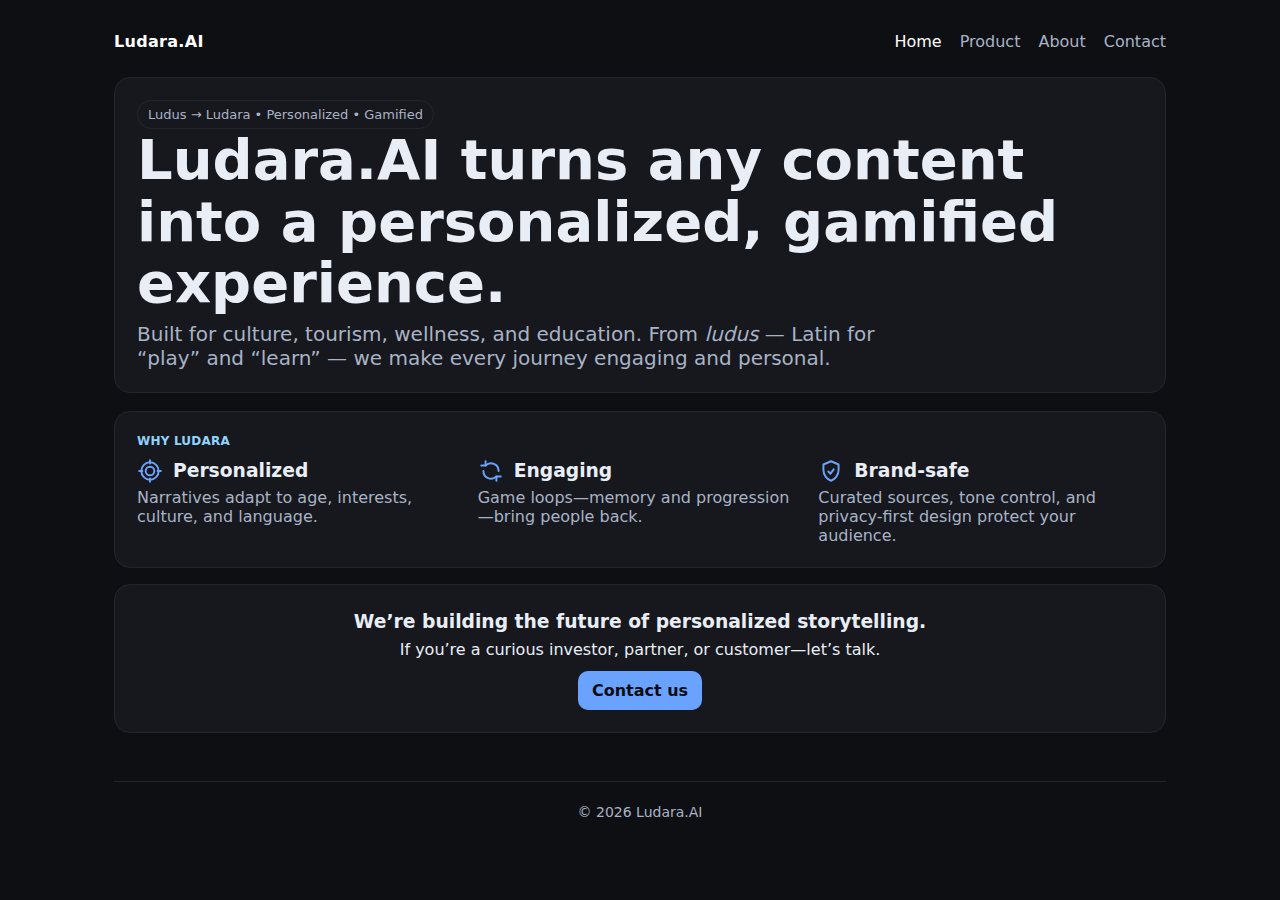
<file: index.html>
<!doctype html>
<html lang="en">
<head>
  <meta charset="utf-8" />
  <title>Ludara.AI — Personalized, Gamified Storytelling</title>
  <meta name="description" content="Ludara.AI turns any content into a personalized, gamified experience for culture, tourism, and education." />
  <meta name="viewport" content="width=device-width, initial-scale=1" />
  <link rel="icon" href="/favicon.png" type="image/png">
  <style>
    :root{--bg:#0e0f12;--card:#16181d;--text:#e9eef6;--muted:#a9b3c7;--brand:#6aa3ff;--brand-2:#8fd3ff;--border:#23262d}
    *{box-sizing:border-box}
    html,body{margin:0;background:var(--bg);color:var(--text);font-family:Inter,system-ui,-apple-system,Segoe UI,Roboto,Helvetica,Arial}
    a{color:var(--brand);text-decoration:none} a:hover{text-decoration:underline}
    .wrap{max-width:1100px;margin:0 auto;padding:24px}
    .nav{display:flex;align-items:center;justify-content:space-between;padding:8px 0}
    .logo a{font-weight:800;letter-spacing:.3px;color:#fff}
    .menu{display:flex;gap:18px}
    .menu a{color:var(--muted)} .menu a.active,.menu a:hover{color:#fff}
    .hero{display:grid;gap:18px;grid-template-columns:1fr;align-items:center;padding:42px 0}
    .hero h1{font-size:clamp(28px,4.5vw,56px);line-height:1.1;margin:0}
    .hero p{color:var(--muted);font-size:clamp(16px,2vw,20px);margin:8px 0 0;max-width:60ch}
    .pill{display:inline-block;border:1px solid var(--border);border-radius:999px;padding:6px 10px;color:var(--muted);font-size:13px}
    .card{background:var(--card);border:1px solid var(--border);border-radius:16px;padding:22px;margin-top:18px}
    .kicker{color:var(--brand-2);font-weight:700;letter-spacing:.2px;text-transform:uppercase;font-size:12px}
    .grid-3{display:grid;gap:16px;grid-template-columns:1fr} @media(min-width:800px){.grid-3{grid-template-columns:repeat(3,1fr)}}
    .footer{border-top:1px solid var(--border);margin-top:48px;padding:22px 0;color:var(--muted);font-size:14px;text-align:center}

    /* --- tiny additions for this pass --- */
    .icon-title{display:flex;align-items:center;gap:10px;margin:6px 0 4px}
    .icon{width:26px;height:26px;color:var(--brand)}
    .feature-note{margin:0;color:var(--muted)}
    .btn{display:inline-block;background:var(--brand);color:#0b0c10;padding:10px 14px;border-radius:10px;font-weight:600;text-decoration:none}
    .btn:hover{opacity:.9}

    /* subtle, opt-in reveal animation */
    [data-animate]{opacity:0;transform:translateY(8px);transition:opacity .45s ease,transform .45s ease}
    [data-animate].in{opacity:1;transform:none}
  </style>
</head>
<body>
  <div class="wrap">
    <nav class="nav" aria-label="Primary">
      <div class="logo"><a href="/">Ludara.AI</a></div>
      <div class="menu">
        <a class="active" href="/">Home</a>
        <a href="/product.html">Product</a>
        <a href="/about.html">About</a>
        <a href="/contact.html">Contact</a>
      </div>
    </nav>

    <section class="card hero" data-animate>
      <div>
        <div class="pill">Ludus → Ludara • Personalized • Gamified</div>
        <h1>Ludara.AI turns any content into a personalized, gamified experience.</h1>
        <p>Built for culture, tourism, wellness, and education. From <em>ludus</em> — Latin for “play” and “learn” — we make every journey engaging and personal.</p>
      </div>
    </section>

    <section class="card" aria-labelledby="value" data-animate>
      <div class="kicker" id="value">Why Ludara</div>
      <div class="grid-3" style="margin-top:4px">
        <!-- Personalized -->
        <div>
          <h3 class="icon-title">
            <!-- target icon -->
            <svg class="icon" viewBox="0 0 24 24" fill="none" stroke="currentColor" stroke-width="1.8" stroke-linecap="round" stroke-linejoin="round" aria-hidden="true">
              <circle cx="12" cy="12" r="8"/><circle cx="12" cy="12" r="4"/><path d="M12 2v3M12 19v3M2 12h3M19 12h3"/>
            </svg>
            <span>Personalized</span>
          </h3>
          <p class="feature-note">Narratives adapt to age, interests, culture, and language.</p>
        </div>
        <!-- Engaging -->
        <div>
          <h3 class="icon-title">
            <!-- loop icon -->
            <svg class="icon" viewBox="0 0 24 24" fill="none" stroke="currentColor" stroke-width="1.8" stroke-linecap="round" stroke-linejoin="round" aria-hidden="true">
              <polyline points="3 7 7 7 7 3"/><path d="M7 7a7 7 0 0 1 12 5"/><polyline points="21 17 17 17 17 21"/><path d="M17 17a7 7 0 0 1-12-5"/>
            </svg>
            <span>Engaging</span>
          </h3>
          <p class="feature-note">Game loops—memory and progression—bring people back.</p>
        </div>
        <!-- Brand-safe -->
        <div>
          <h3 class="icon-title">
            <!-- shield icon -->
            <svg class="icon" viewBox="0 0 24 24" fill="none" stroke="currentColor" stroke-width="1.8" stroke-linecap="round" stroke-linejoin="round" aria-hidden="true">
              <path d="M12 3l7 3v5c0 5-3.5 9-7 10-3.5-1-7-5-7-10V6l7-3z"/>
              <path d="M9.5 12.5l2 2 3-4"/>
            </svg>
            <span>Brand-safe</span>
          </h3>
          <p class="feature-note">Curated sources, tone control, and privacy-first design protect your audience.</p>
        </div>
      </div>
    </section>

    <!-- Lightweight CTA card (keeps your card layout) -->
    <section class="card" data-animate style="text-align:center;margin-top:16px">
      <h3 style="margin:4px 0 8px">We’re building the future of personalized storytelling.</h3>
      <p class="muted" style="margin:0 0 12px">If you’re a curious investor, partner, or customer—let’s talk.</p>
      <a class="btn" href="/contact.html">Contact us</a>
    </section>

    <footer class="footer">© <span id="y"></span> Ludara.AI</footer>
  </div>

  <script>
    // keep your year
    document.getElementById('y').textContent = new Date().getFullYear();

    // subtle reveal on scroll (opt-in via [data-animate])
    (function(){
      const els = document.querySelectorAll('[data-animate]');
      if(!('IntersectionObserver' in window)) { els.forEach(el=>el.classList.add('in')); return; }
      const io = new IntersectionObserver((entries)=>{
        entries.forEach(e => { if(e.isIntersecting){ e.target.classList.add('in'); io.unobserve(e.target); } });
      }, {threshold:0.12});
      els.forEach(el=>io.observe(el));
    })();
  </script>
</body>
</html>
</file>
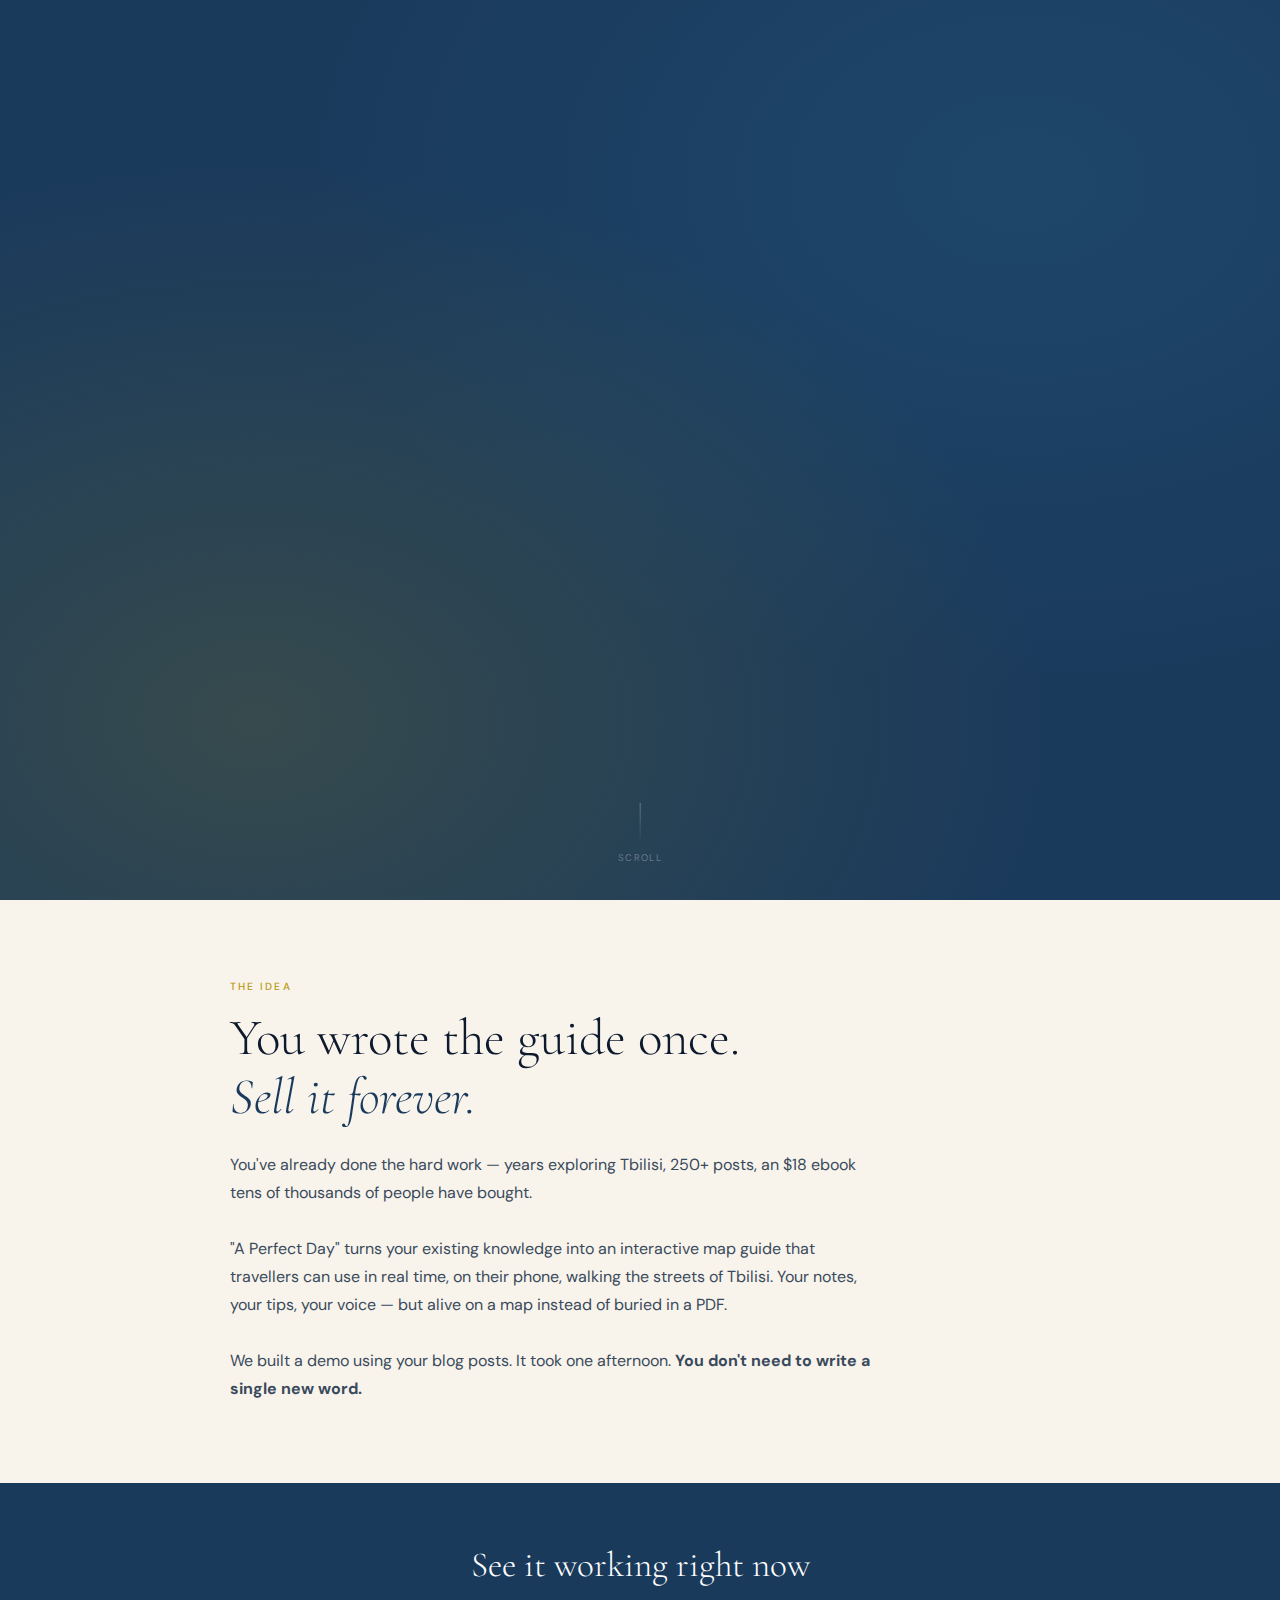
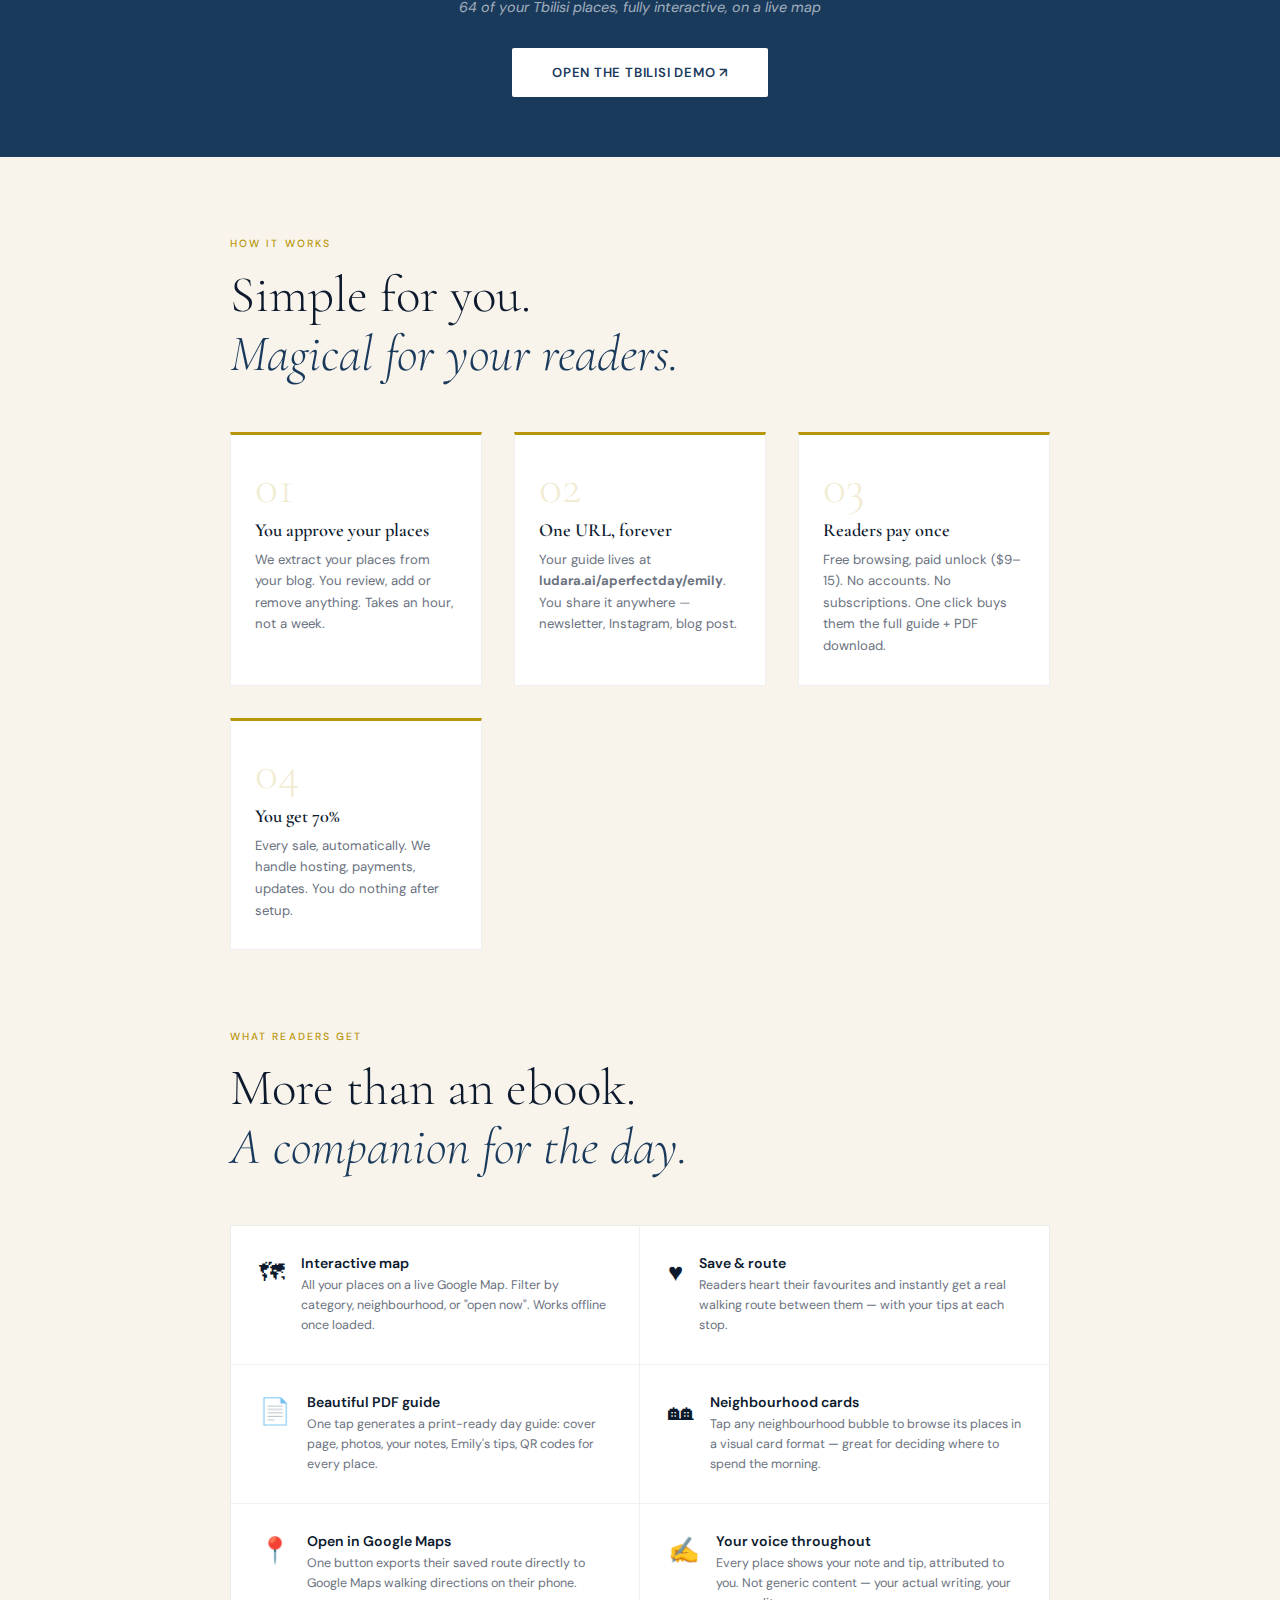
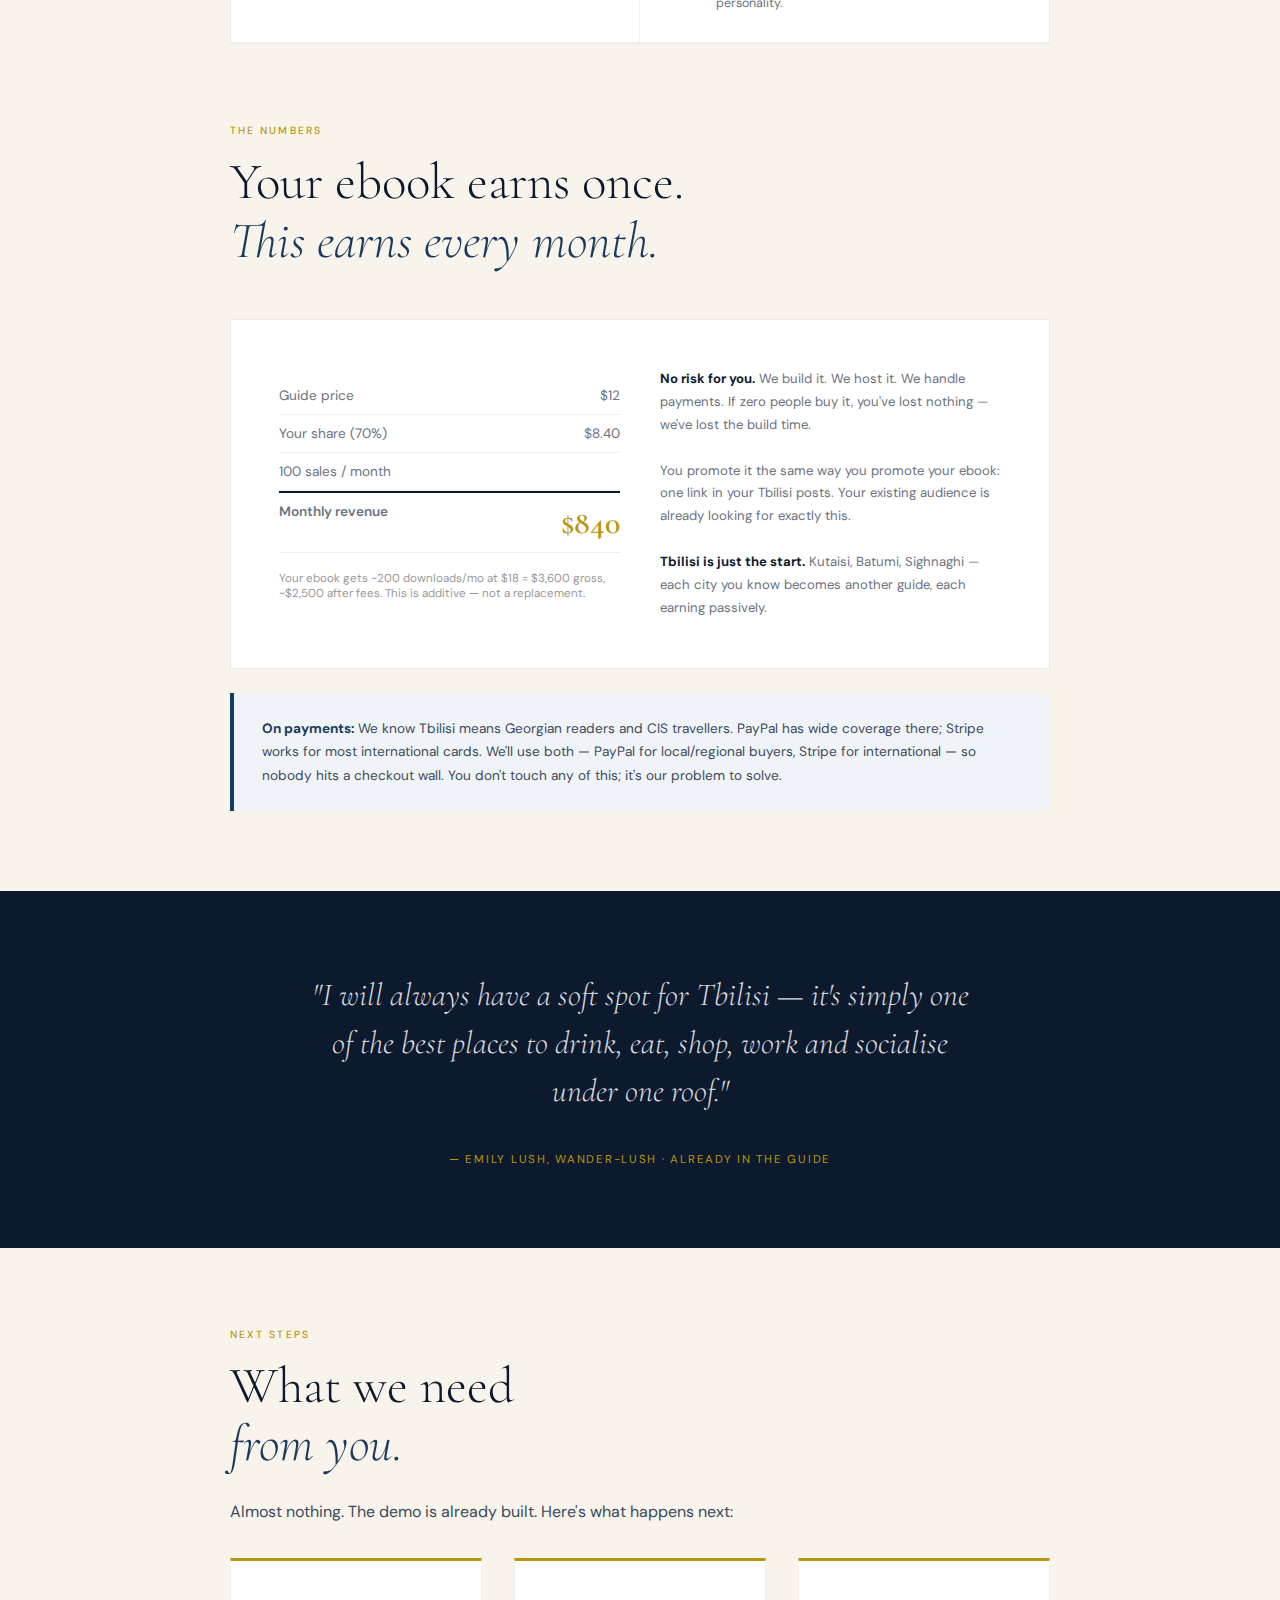
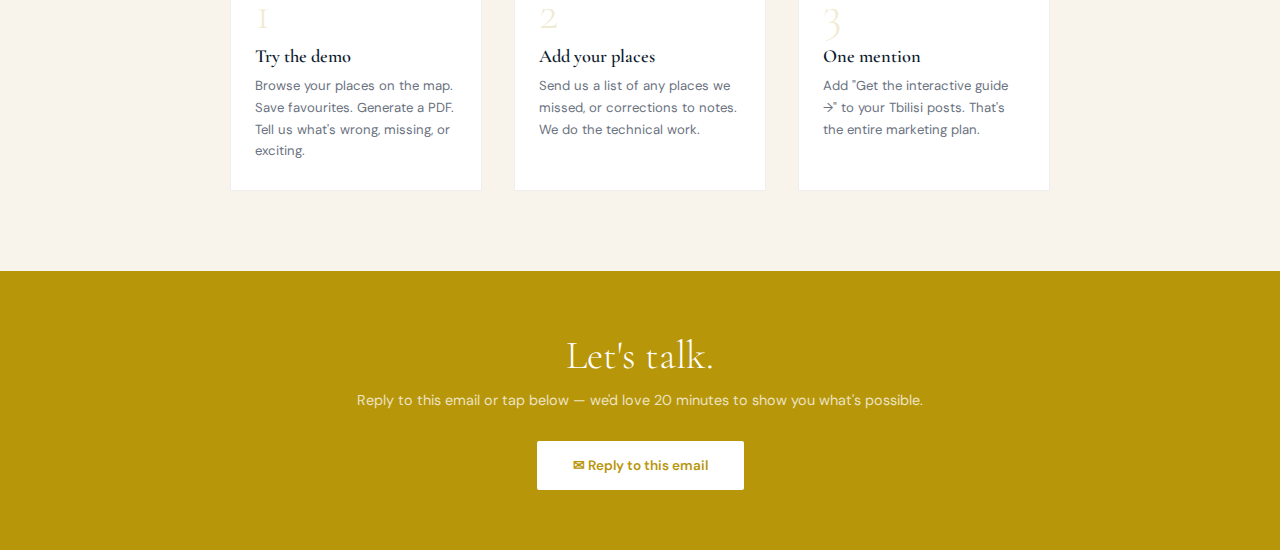
<file: pitch/emily/index.html>
<!DOCTYPE html>
<html lang="en">
<head>
<meta charset="UTF-8">
<meta name="viewport" content="width=device-width, initial-scale=1.0">
<title>A Perfect Day · For Emily Lush</title>
<link href="https://fonts.googleapis.com/css2?family=Cormorant+Garamond:ital,wght@0,300;0,400;0,600;1,300;1,400&family=DM+Sans:wght@300;400;500&display=swap" rel="stylesheet">
<style>
  :root {
    --ink:    #0d1a2e;
    --gold:   #b8960a;
    --cream:  #f8f4ec;
    --muted:  #6b7280;
    --accent: #1a3a5c;
  }
  * { margin:0; padding:0; box-sizing:border-box; }

  body {
    font-family: 'DM Sans', sans-serif;
    background: var(--cream);
    color: var(--ink);
    overflow-x: hidden;
  }

  /* ── HERO ── */
  .hero {
    min-height: 100vh;
    background: var(--accent);
    display: flex;
    flex-direction: column;
    align-items: center;
    justify-content: center;
    text-align: center;
    padding: 80px 40px;
    position: relative;
    overflow: hidden;
  }
  .hero::before {
    content: '';
    position: absolute; inset: 0;
    background:
      radial-gradient(ellipse at 20% 80%, rgba(184,150,10,0.18) 0%, transparent 55%),
      radial-gradient(ellipse at 80% 20%, rgba(42,114,152,0.22) 0%, transparent 50%);
  }
  .hero-eyebrow {
    font-family: 'DM Sans', sans-serif;
    font-size: 0.7rem;
    font-weight: 500;
    letter-spacing: 0.2em;
    text-transform: uppercase;
    color: var(--gold);
    margin-bottom: 24px;
    position: relative;
    opacity: 0;
    animation: fadeUp 0.8s 0.2s forwards;
  }
  .hero-title {
    font-family: 'Cormorant Garamond', serif;
    font-size: clamp(3.5rem, 8vw, 7rem);
    font-weight: 300;
    color: white;
    line-height: 0.95;
    letter-spacing: -0.02em;
    margin-bottom: 8px;
    position: relative;
    opacity: 0;
    animation: fadeUp 0.8s 0.4s forwards;
  }
  .hero-title em {
    font-style: italic;
    color: var(--gold);
  }
  .hero-sub {
    font-family: 'Cormorant Garamond', serif;
    font-style: italic;
    font-size: clamp(1.2rem, 2.5vw, 1.7rem);
    color: rgba(255,255,255,0.55);
    margin-bottom: 56px;
    position: relative;
    opacity: 0;
    animation: fadeUp 0.8s 0.6s forwards;
  }
  .hero-cta {
    display: inline-flex;
    align-items: center;
    gap: 10px;
    background: var(--gold);
    color: white;
    text-decoration: none;
    font-size: 0.82rem;
    font-weight: 500;
    letter-spacing: 0.08em;
    text-transform: uppercase;
    padding: 16px 36px;
    border-radius: 2px;
    transition: all 0.2s;
    position: relative;
    opacity: 0;
    animation: fadeUp 0.8s 0.8s forwards;
  }
  .hero-cta:hover { background: #9a7c08; transform: translateY(-2px); }
  .hero-scroll {
    position: absolute;
    bottom: 36px;
    left: 50%;
    transform: translateX(-50%);
    display: flex;
    flex-direction: column;
    align-items: center;
    gap: 8px;
    color: rgba(255,255,255,0.3);
    font-size: 0.6rem;
    letter-spacing: 0.15em;
    text-transform: uppercase;
    animation: pulse 2s infinite;
  }
  .hero-scroll-line {
    width: 1px; height: 40px;
    background: linear-gradient(to bottom, rgba(255,255,255,0.3), transparent);
  }

  /* ── SECTIONS ── */
  section {
    max-width: 900px;
    margin: 0 auto;
    padding: 80px 40px;
  }
  .section-label {
    font-size: 0.65rem;
    font-weight: 500;
    letter-spacing: 0.2em;
    text-transform: uppercase;
    color: var(--gold);
    margin-bottom: 16px;
  }
  .section-title {
    font-family: 'Cormorant Garamond', serif;
    font-size: clamp(2rem, 4vw, 3.2rem);
    font-weight: 300;
    line-height: 1.15;
    margin-bottom: 24px;
    color: var(--ink);
  }
  .section-title em { font-style: italic; color: var(--accent); }
  .section-body {
    font-size: 1rem;
    line-height: 1.75;
    color: #3a4a5c;
    max-width: 640px;
  }

  /* ── DEMO STRIP ── */
  .demo-strip {
    background: var(--accent);
    padding: 60px 40px;
    text-align: center;
  }
  .demo-strip h2 {
    font-family: 'Cormorant Garamond', serif;
    font-size: 2.2rem;
    font-weight: 300;
    color: white;
    margin-bottom: 12px;
  }
  .demo-strip p {
    color: rgba(255,255,255,0.6);
    font-size: 0.9rem;
    margin-bottom: 32px;
    font-style: italic;
  }
  .demo-btn {
    display: inline-flex;
    align-items: center;
    gap: 10px;
    background: white;
    color: var(--accent);
    text-decoration: none;
    font-size: 0.82rem;
    font-weight: 600;
    letter-spacing: 0.06em;
    text-transform: uppercase;
    padding: 16px 40px;
    border-radius: 2px;
    transition: all 0.2s;
  }
  .demo-btn:hover { background: var(--gold); color: white; }

  /* ── HOW IT WORKS ── */
  .steps {
    display: grid;
    grid-template-columns: repeat(auto-fit, minmax(220px, 1fr));
    gap: 32px;
    margin-top: 48px;
  }
  .step {
    padding: 28px 24px;
    background: white;
    border: 1px solid rgba(0,0,0,0.06);
    border-top: 3px solid var(--gold);
    position: relative;
  }
  .step-num {
    font-family: 'Cormorant Garamond', serif;
    font-size: 3rem;
    font-weight: 300;
    color: rgba(184,150,10,0.2);
    line-height: 1;
    margin-bottom: 8px;
  }
  .step-title {
    font-family: 'Cormorant Garamond', serif;
    font-size: 1.15rem;
    font-weight: 600;
    margin-bottom: 8px;
    color: var(--ink);
  }
  .step-body { font-size: 0.82rem; color: var(--muted); line-height: 1.65; }

  /* ── WHAT YOU GET ── */
  .features {
    display: grid;
    grid-template-columns: 1fr 1fr;
    gap: 0;
    margin-top: 48px;
    border: 1px solid rgba(0,0,0,0.08);
    background: white;
  }
  .feature {
    padding: 28px 28px;
    border-bottom: 1px solid rgba(0,0,0,0.06);
    border-right: 1px solid rgba(0,0,0,0.06);
    display: flex;
    gap: 16px;
    align-items: flex-start;
  }
  .feature:nth-child(2n) { border-right: none; }
  .feature-icon { font-size: 1.6rem; flex-shrink: 0; margin-top: 2px; }
  .feature-title { font-weight: 600; font-size: 0.88rem; margin-bottom: 4px; }
  .feature-body { font-size: 0.78rem; color: var(--muted); line-height: 1.6; }

  /* ── MONEY ── */
  .money {
    background: white;
    border: 1px solid rgba(0,0,0,0.08);
    padding: 48px;
    margin-top: 48px;
    display: grid;
    grid-template-columns: 1fr 1fr;
    gap: 40px;
    align-items: center;
  }
  .money-calc .calc-line {
    display: flex;
    justify-content: space-between;
    padding: 10px 0;
    border-bottom: 1px solid rgba(0,0,0,0.06);
    font-size: 0.85rem;
    color: var(--muted);
  }
  .money-calc .calc-line:last-child { border: none; }
  .money-calc .calc-line strong { color: var(--ink); font-size: 0.95rem; }
  .calc-total {
    display: flex;
    justify-content: space-between;
    padding: 14px 0 0;
    font-weight: 600;
    font-size: 1rem;
    color: var(--ink);
    border-top: 2px solid var(--ink) !important;
  }
  .calc-total .amount {
    font-family: 'Cormorant Garamond', serif;
    font-size: 2rem;
    font-weight: 600;
    color: var(--gold);
  }
  .money-note {
    font-size: 0.82rem;
    color: var(--muted);
    line-height: 1.75;
  }
  .money-note strong { color: var(--ink); }

  /* ── PAYMENTS ── */
  .payments {
    background: #f0f4f8;
    border-left: 4px solid var(--accent);
    padding: 24px 28px;
    margin-top: 24px;
    font-size: 0.85rem;
    line-height: 1.7;
    color: #3a4a5c;
  }
  .payments strong { color: var(--accent); }

  /* ── EMILY NOTE ── */
  .emily-section {
    background: var(--ink);
    padding: 80px 40px;
    text-align: center;
  }
  .emily-section blockquote {
    font-family: 'Cormorant Garamond', serif;
    font-style: italic;
    font-size: clamp(1.4rem, 3vw, 2rem);
    font-weight: 300;
    color: rgba(255,255,255,0.85);
    max-width: 680px;
    margin: 0 auto 32px;
    line-height: 1.5;
  }
  .emily-section cite {
    font-size: 0.72rem;
    letter-spacing: 0.15em;
    text-transform: uppercase;
    color: var(--gold);
    font-style: normal;
  }

  /* ── CTA FOOTER ── */
  .cta-footer {
    background: var(--gold);
    padding: 60px 40px;
    text-align: center;
  }
  .cta-footer h2 {
    font-family: 'Cormorant Garamond', serif;
    font-size: 2.5rem;
    font-weight: 300;
    color: white;
    margin-bottom: 12px;
  }
  .cta-footer p {
    color: rgba(255,255,255,0.75);
    font-size: 0.9rem;
    margin-bottom: 32px;
  }
  .cta-email {
    display: inline-flex;
    align-items: center;
    gap: 10px;
    background: white;
    color: var(--gold);
    text-decoration: none;
    font-size: 0.85rem;
    font-weight: 600;
    padding: 16px 36px;
    border-radius: 2px;
    transition: all 0.2s;
  }
  .cta-email:hover { background: var(--ink); color: white; }

  /* ── ANIMATIONS ── */
  @keyframes fadeUp {
    from { opacity: 0; transform: translateY(24px); }
    to   { opacity: 1; transform: translateY(0); }
  }
  @keyframes pulse {
    0%, 100% { opacity: 0.3; }
    50%       { opacity: 0.7; }
  }

  /* ── RESPONSIVE ── */
  @media (max-width: 640px) {
    section { padding: 60px 24px; }
    .money { grid-template-columns: 1fr; padding: 32px 24px; }
    .features { grid-template-columns: 1fr; }
    .feature:nth-child(2n) { border-right: 1px solid rgba(0,0,0,0.06); }
    .steps { grid-template-columns: 1fr; }
  }
</style>
</head>
<body>

<!-- HERO -->
<div class="hero">
  <div class="hero-eyebrow">An invitation · For Emily Lush</div>
  <h1 class="hero-title">A <em>Perfect</em><br>Day</h1>
  <p class="hero-sub">Your Tbilisi expertise, reimagined as a living interactive guide</p>
  <a href="https://ludara.ai/aperfectday/emily" target="_blank" class="hero-cta">
    See the live demo →
  </a>
  <div class="hero-scroll">
    <div class="hero-scroll-line"></div>
    Scroll
  </div>
</div>

<!-- THE IDEA -->
<section>
  <div class="section-label">The idea</div>
  <h2 class="section-title">You wrote the guide once.<br><em>Sell it forever.</em></h2>
  <p class="section-body">
    You've already done the hard work — years exploring Tbilisi, 250+ posts, an $18 ebook tens of thousands of people have bought.
    <br><br>
    "A Perfect Day" turns your existing knowledge into an interactive map guide that travellers can use in real time, on their phone, walking the streets of Tbilisi. Your notes, your tips, your voice — but alive on a map instead of buried in a PDF.
    <br><br>
    We built a demo using your blog posts. It took one afternoon. <strong>You don't need to write a single new word.</strong>
  </p>
</section>

<!-- DEMO -->
<div class="demo-strip">
  <h2>See it working right now</h2>
  <p>64 of your Tbilisi places, fully interactive, on a live map</p>
  <a href="https://ludara.ai/aperfectday/emily" target="_blank" class="demo-btn">
    Open the Tbilisi demo ↗
  </a>
</div>

<!-- HOW IT WORKS -->
<section>
  <div class="section-label">How it works</div>
  <h2 class="section-title">Simple for you.<br><em>Magical for your readers.</em></h2>
  <div class="steps">
    <div class="step">
      <div class="step-num">01</div>
      <div class="step-title">You approve your places</div>
      <div class="step-body">We extract your places from your blog. You review, add or remove anything. Takes an hour, not a week.</div>
    </div>
    <div class="step">
      <div class="step-num">02</div>
      <div class="step-title">One URL, forever</div>
      <div class="step-body">Your guide lives at <strong>ludara.ai/aperfectday/emily</strong>. You share it anywhere — newsletter, Instagram, blog post.</div>
    </div>
    <div class="step">
      <div class="step-num">03</div>
      <div class="step-title">Readers pay once</div>
      <div class="step-body">Free browsing, paid unlock ($9–15). No accounts. No subscriptions. One click buys them the full guide + PDF download.</div>
    </div>
    <div class="step">
      <div class="step-num">04</div>
      <div class="step-title">You get 70%</div>
      <div class="step-body">Every sale, automatically. We handle hosting, payments, updates. You do nothing after setup.</div>
    </div>
  </div>
</section>

<!-- WHAT READERS GET -->
<section style="padding-top:0">
  <div class="section-label">What readers get</div>
  <h2 class="section-title">More than an ebook.<br><em>A companion for the day.</em></h2>
  <div class="features">
    <div class="feature">
      <div class="feature-icon">🗺</div>
      <div>
        <div class="feature-title">Interactive map</div>
        <div class="feature-body">All your places on a live Google Map. Filter by category, neighbourhood, or "open now". Works offline once loaded.</div>
      </div>
    </div>
    <div class="feature">
      <div class="feature-icon">♥</div>
      <div>
        <div class="feature-title">Save & route</div>
        <div class="feature-body">Readers heart their favourites and instantly get a real walking route between them — with your tips at each stop.</div>
      </div>
    </div>
    <div class="feature">
      <div class="feature-icon">📄</div>
      <div>
        <div class="feature-title">Beautiful PDF guide</div>
        <div class="feature-body">One tap generates a print-ready day guide: cover page, photos, your notes, Emily's tips, QR codes for every place.</div>
      </div>
    </div>
    <div class="feature">
      <div class="feature-icon">🏘</div>
      <div>
        <div class="feature-title">Neighbourhood cards</div>
        <div class="feature-body">Tap any neighbourhood bubble to browse its places in a visual card format — great for deciding where to spend the morning.</div>
      </div>
    </div>
    <div class="feature">
      <div class="feature-icon">📍</div>
      <div>
        <div class="feature-title">Open in Google Maps</div>
        <div class="feature-body">One button exports their saved route directly to Google Maps walking directions on their phone.</div>
      </div>
    </div>
    <div class="feature">
      <div class="feature-icon">✍️</div>
      <div>
        <div class="feature-title">Your voice throughout</div>
        <div class="feature-body">Every place shows your note and tip, attributed to you. Not generic content — your actual writing, your personality.</div>
      </div>
    </div>
  </div>
</section>

<!-- MONEY -->
<section style="padding-top:0">
  <div class="section-label">The numbers</div>
  <h2 class="section-title">Your ebook earns once.<br><em>This earns every month.</em></h2>
  <div class="money">
    <div class="money-calc">
      <div class="calc-line"><span>Guide price</span><span>$12</span></div>
      <div class="calc-line"><span>Your share (70%)</span><span>$8.40</span></div>
      <div class="calc-line"><span>100 sales / month</span><span></span></div>
      <div class="calc-line calc-total"><span>Monthly revenue</span><span class="amount">$840</span></div>
      <div class="calc-line" style="border:none;margin-top:8px"><span style="font-size:0.72rem;color:#999">Your ebook gets ~200 downloads/mo at $18 = $3,600 gross, ~$2,500 after fees. This is additive — not a replacement.</span></div>
    </div>
    <div class="money-note">
      <strong>No risk for you.</strong> We build it. We host it. We handle payments. If zero people buy it, you've lost nothing — we've lost the build time.
      <br><br>
      You promote it the same way you promote your ebook: one link in your Tbilisi posts. Your existing audience is already looking for exactly this.
      <br><br>
      <strong>Tbilisi is just the start.</strong> Kutaisi, Batumi, Sighnaghi — each city you know becomes another guide, each earning passively.
    </div>
  </div>

  <div class="payments">
    <strong>On payments:</strong> We know Tbilisi means Georgian readers and CIS travellers. PayPal has wide coverage there; Stripe works for most international cards. We'll use both — PayPal for local/regional buyers, Stripe for international — so nobody hits a checkout wall. You don't touch any of this; it's our problem to solve.
  </div>
</section>

<!-- EMILY QUOTE SECTION -->
<div class="emily-section">
  <blockquote>
    "I will always have a soft spot for Tbilisi — it's simply one of the best places to drink, eat, shop, work and socialise under one roof."
  </blockquote>
  <cite>— Emily Lush, Wander-Lush · already in the guide</cite>
</div>

<!-- WHAT WE NEED FROM YOU -->
<section>
  <div class="section-label">Next steps</div>
  <h2 class="section-title">What we need<br><em>from you.</em></h2>
  <p class="section-body">
    Almost nothing. The demo is already built. Here's what happens next:
  </p>
  <div class="steps" style="margin-top:32px">
    <div class="step">
      <div class="step-num">1</div>
      <div class="step-title">Try the demo</div>
      <div class="step-body">Browse your places on the map. Save favourites. Generate a PDF. Tell us what's wrong, missing, or exciting.</div>
    </div>
    <div class="step">
      <div class="step-num">2</div>
      <div class="step-title">Add your places</div>
      <div class="step-body">Send us a list of any places we missed, or corrections to notes. We do the technical work.</div>
    </div>
    <div class="step">
      <div class="step-num">3</div>
      <div class="step-title">One mention</div>
      <div class="step-body">Add "Get the interactive guide →" to your Tbilisi posts. That's the entire marketing plan.</div>
    </div>
  </div>
</section>

<!-- CTA -->
<div class="cta-footer">
  <h2>Let's talk.</h2>
  <p>Reply to this email or tap below — we'd love 20 minutes to show you what's possible.</p>
  <a href="mailto:hello@ludara.ai?subject=A Perfect Day — Tbilisi Guide&body=Hi, I tried the demo and I'm interested in talking more." class="cta-email">
    ✉ Reply to this email
  </a>
</div>

</body>
</html>
</file>
